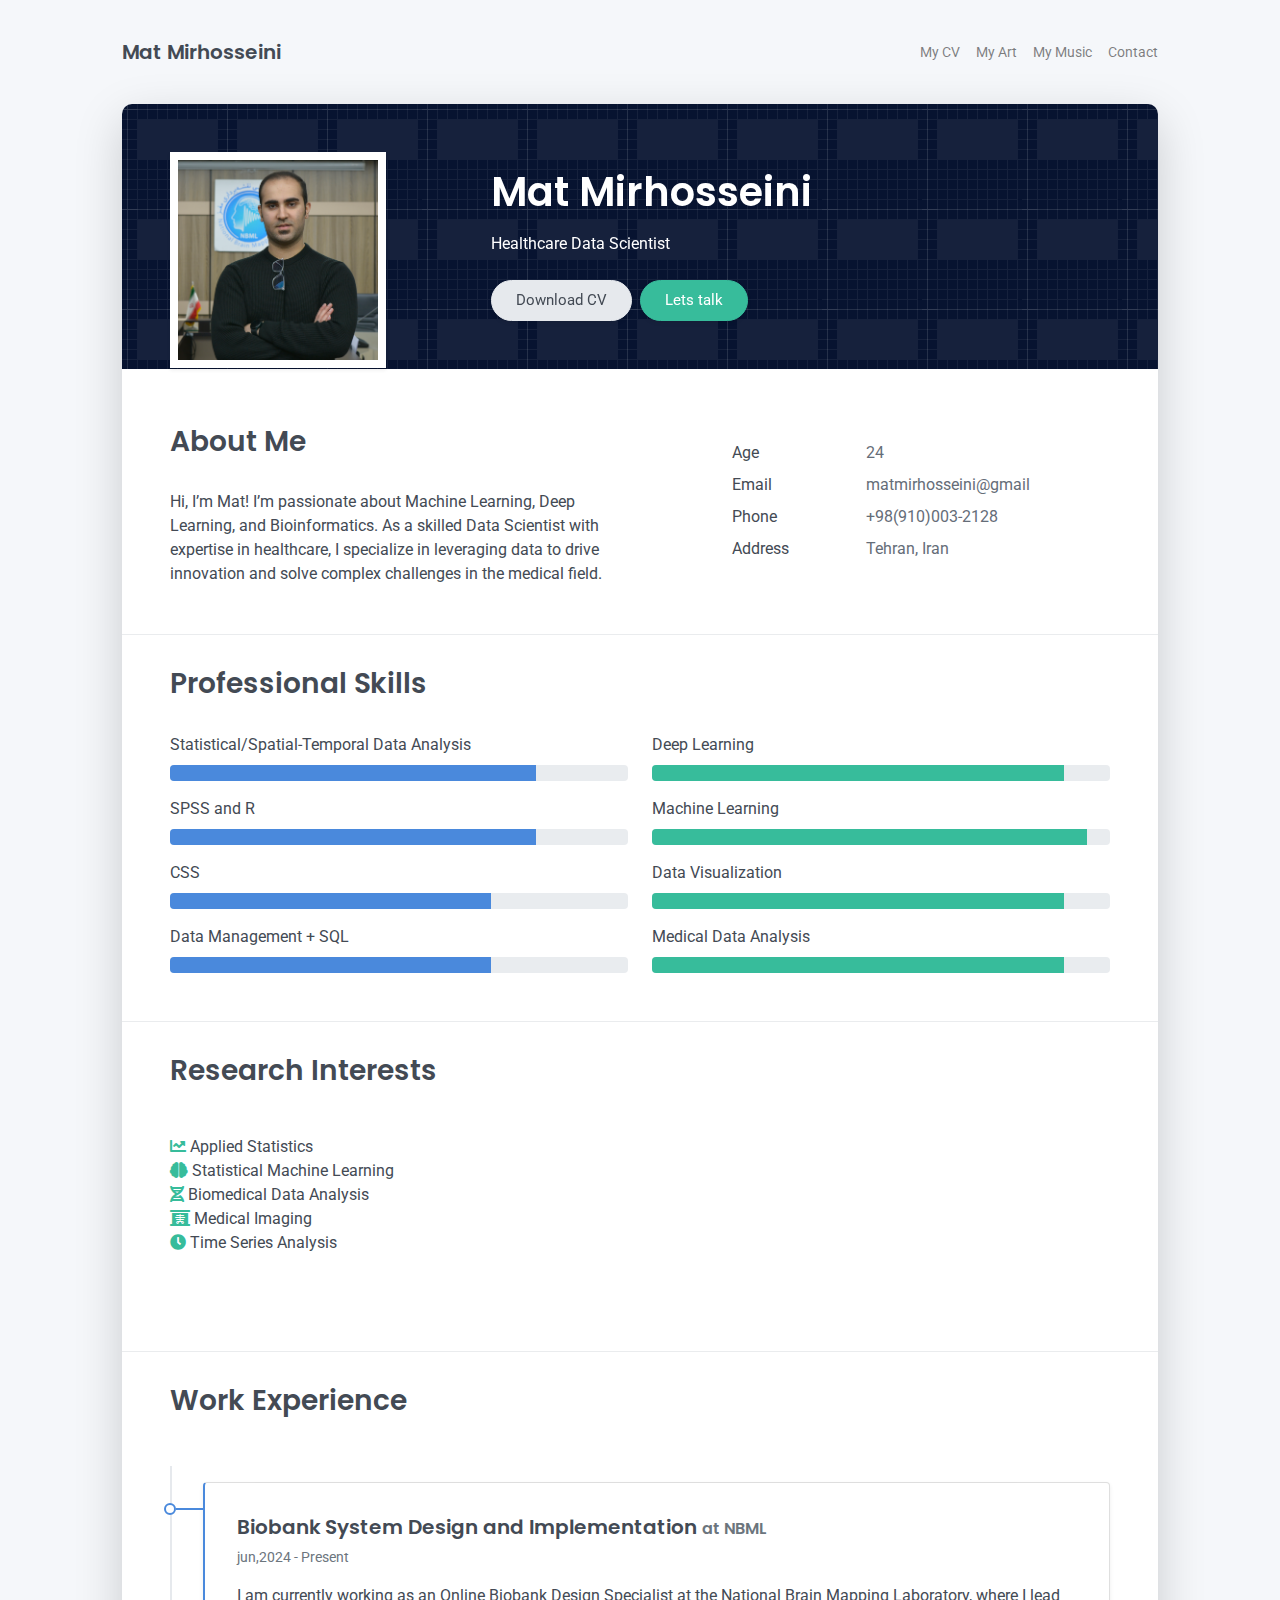
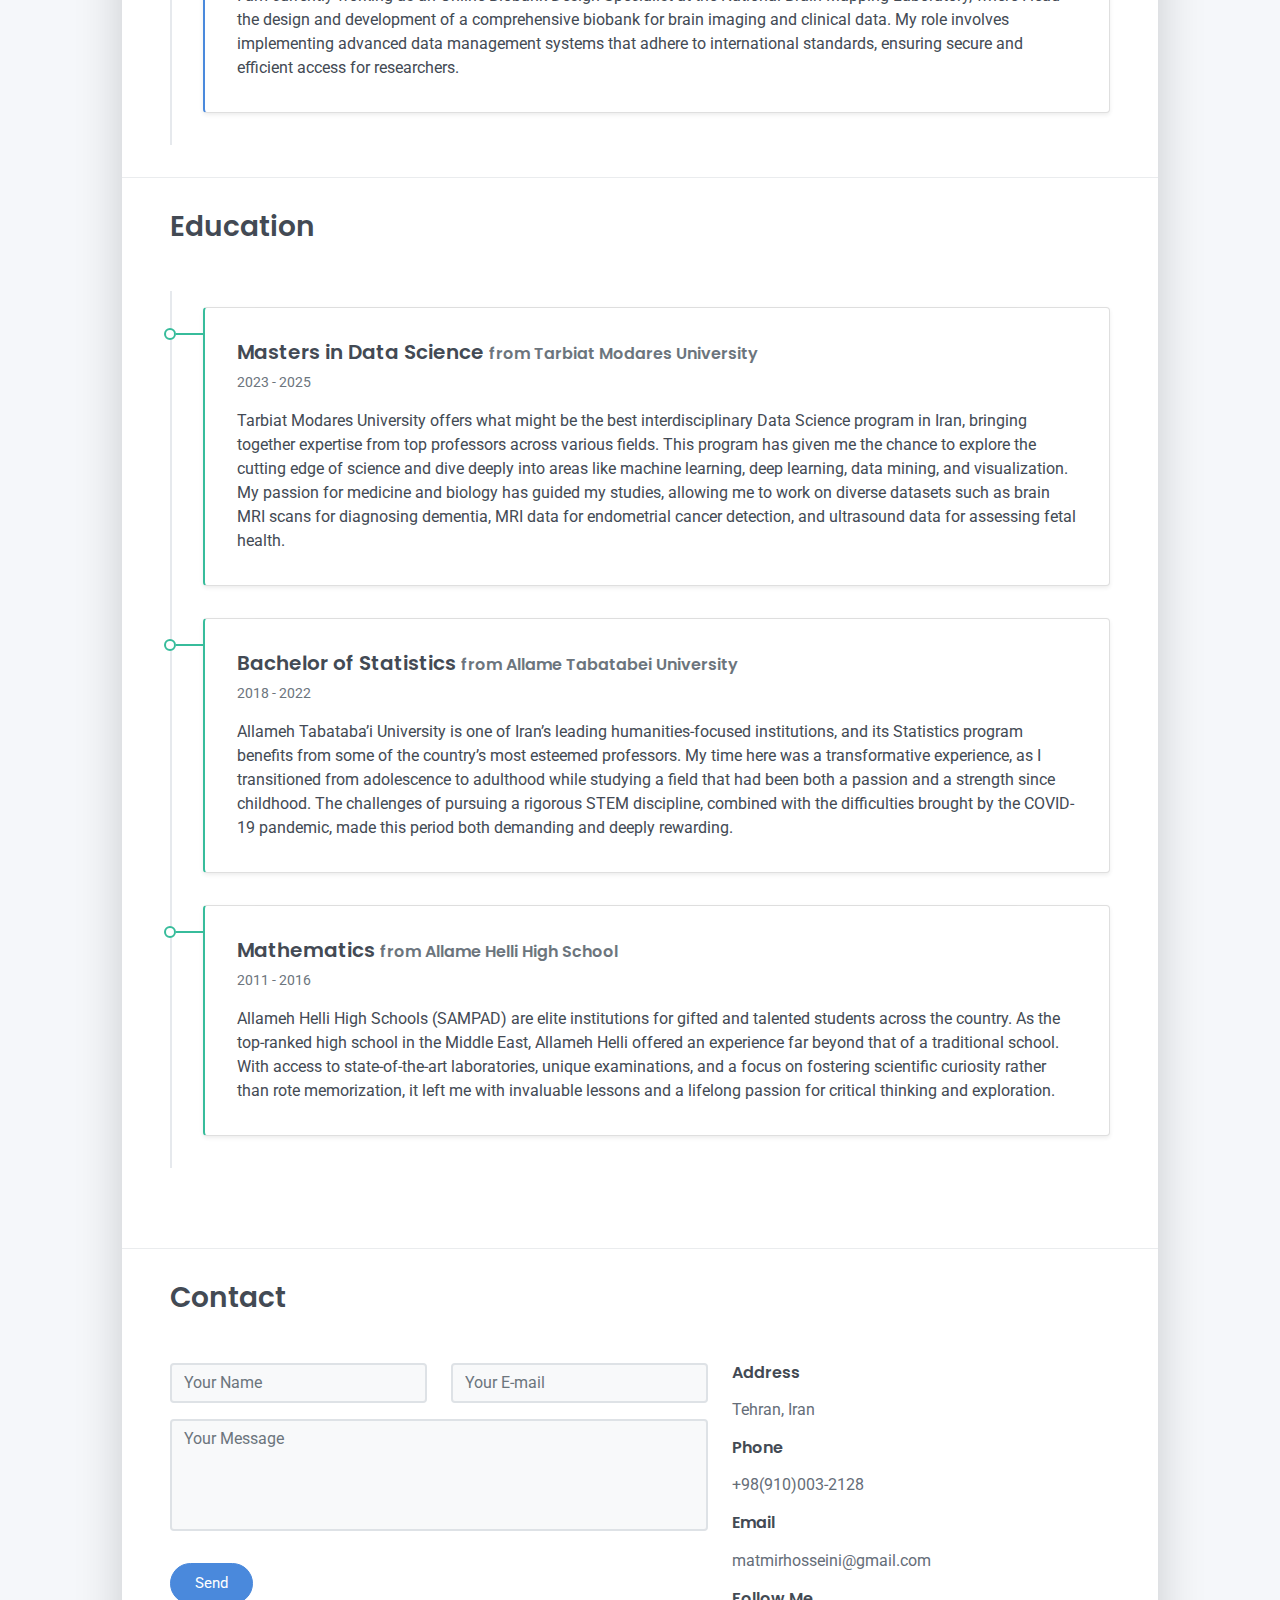
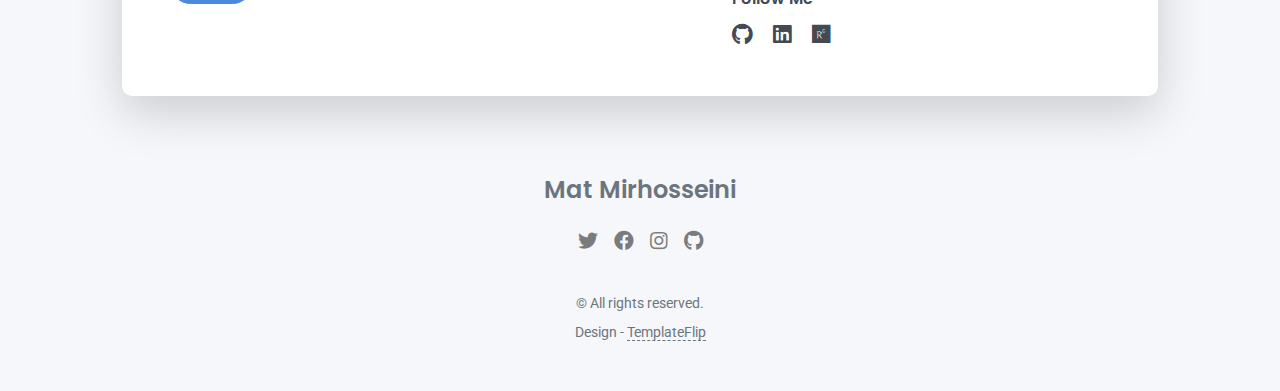
<file: index.html>
<!DOCTYPE html>
<html lang="en-US">
  <head>
    <meta charset="UTF-8">
    <meta http-equiv="X-UA-Compatible" content="IE=edge">
    <meta name="viewport" content="width=device-width, initial-scale=1">
    <title>Mat Mirhosseini</title>
    <link rel="preconnect" href="https://fonts.gstatic.com" crossorigin="crossorigin"/>
    <link rel="preload" as="style" href="https://fonts.googleapis.com/css2?family=Poppins:wght@600&amp;family=Roboto:wght@300;400;500;700&amp;display=swap"/>
    <link rel="stylesheet" href="https://fonts.googleapis.com/css2?family=Poppins:wght@600&amp;family=Roboto:wght@300;400;500;700&amp;display=swap" media="print" onload="this.media='all'"/>
    <noscript>
      <link rel="stylesheet" href="https://fonts.googleapis.com/css2?family=Poppins:wght@600&amp;family=Roboto:wght@300;400;500;700&amp;display=swap"/>
    </noscript>
    <link href="css/font-awesome/css/all.min.css?ver=1.2.0" rel="stylesheet">
    <link href="css/bootstrap.min.css?ver=1.2.0" rel="stylesheet">
    <link href="css/aos.css?ver=1.2.0" rel="stylesheet">
    <link href="css/main.css?ver=1.2.0" rel="stylesheet">
    <style>
      /* Smaller text for Home and New Page buttons */
      header .nav-link {
        font-size: 14px; /* Adjust this value to make the text smaller */
      }
      /* Custom margin for the Photo Gallery title (if applicable) */
      .gallery-section h3.section-header {
        margin-top: 60px; /* Add more space above the Photo Gallery title */
      }
      .section-subtext {
        text-align: center;
        font-size: 16px;
        color: #777;
        margin-bottom: 30px;
      }
    </style>
    <noscript>
      <style type="text/css">
        [data-aos] {
            opacity: 1 !important;
            transform: translate(0) scale(1) !important;
        }
      </style>
    </noscript>
  </head>
  <body id="top">
    <header class="d-print-none">
      <div class="container text-center text-lg-left">
        <div class="py-3 clearfix">
          <h1 class="site-title mb-0">Mat Mirhosseini</h1>
          <div class="site-nav">
            <nav role="navigation">
              <ul class="nav justify-content-center">
                <li class="nav-item"><a class="nav-link" href="index.html">My CV</a></li>
                <li class="nav-item"><a class="nav-link" href="MyArt.html">My Art</a></li>
                <li class="nav-item"><a class="nav-link" href="MyMusic.html">My Music</a></li>
                <li class="nav-item"><a class="nav-link" href="Contact.html">Contact</a></li>
              </ul>
            </nav>
          </div>
        </div>
      </div>
    </header>
    
    <div class="page-content">
      <div class="container">
<div class="cover shadow-lg bg-white">
  <div class="cover-bg p-3 p-lg-4 text-white">
    <div class="row">
      <div class="col-lg-4 col-md-5">
        <div class="avatar hover-effect bg-white shadow-sm p-1"><img src="images/avatar.jpg" width="200" height="200"/></div>
      </div>
      <div class="col-lg-8 col-md-7 text-center text-md-start">
        <h2 class="h1 mt-2" data-aos="fade-left" data-aos-delay="0">Mat Mirhosseini</h2>
        <p data-aos="fade-left" data-aos-delay="100">Healthcare Data Scientist</p>
        <div class="d-print-none" data-aos="fade-left" data-aos-delay="200"><a class="btn btn-light text-dark shadow-sm mt-1 me-1" href="right-resume.pdf" target="_blank">Download CV</a><a class="btn btn-success shadow-sm mt-1" href="#contact">Lets talk</a></div>
      </div>
    </div>
  </div>
  <div class="about-section pt-4 px-3 px-lg-4 mt-1">
    <div class="row">
      <div class="col-md-6">
        <h2 class="h3 mb-3">About Me</h2>
        <p>Hi, I’m Mat!
I’m passionate about Machine Learning, Deep Learning, and Bioinformatics. As a skilled Data Scientist with expertise in healthcare, I specialize in leveraging data to drive innovation and solve complex challenges in the medical field.

</p>
      </div>
      <div class="col-md-5 offset-md-1">
        <div class="row mt-2">
          <div class="col-sm-4">
            <div class="pb-1">Age</div>
          </div>
          <div class="col-sm-8">
            <div class="pb-1 text-secondary">24</div>
          </div>
          <div class="col-sm-4">
            <div class="pb-1">Email</div>
          </div>
          <div class="col-sm-8">
            <div class="pb-1 text-secondary">matmirhosseini@gmail</div>
          </div>
          <div class="col-sm-4">
            <div class="pb-1">Phone</div>
          </div>
          <div class="col-sm-8">
            <div class="pb-1 text-secondary">+98(910)003-2128</div>
          </div>
          <div class="col-sm-4">
            <div class="pb-1">Address</div>
          </div>
          <div class="col-sm-8">
            <div class="pb-1 text-secondary">Tehran, Iran</div>
          </div>
        </div>
      </div>
    </div>
  </div>
  <hr class="d-print-none"/>
  <div class="skills-section px-3 px-lg-4">
    <h2 class="h3 mb-3">Professional Skills</h2>
    <div class="row">
      <div class="col-md-6">
        <div class="mb-2"><span>Statistical/Spatial-Temporal Data Analysis</span>
          <div class="progress my-1">
            <div class="progress-bar bg-primary" role="progressbar" data-aos="zoom-in-right" data-aos-delay="100" data-aos-anchor=".skills-section" style="width: 80%" aria-valuenow="80" aria-valuemin="0" aria-valuemax="100"></div>
          </div>
        </div>
        <div class="mb-2"><span>SPSS and R</span>
          <div class="progress my-1">
            <div class="progress-bar bg-primary" role="progressbar" data-aos="zoom-in-right" data-aos-delay="200" data-aos-anchor=".skills-section" style="width: 80%" aria-valuenow="80" aria-valuemin="0" aria-valuemax="100"></div>
          </div>
        </div>
        <div class="mb-2"><span>CSS</span>
          <div class="progress my-1">
            <div class="progress-bar bg-primary" role="progressbar" data-aos="zoom-in-right" data-aos-delay="300" data-aos-anchor=".skills-section" style="width: 70%" aria-valuenow="70" aria-valuemin="0" aria-valuemax="100"></div>
          </div>
        </div>
        <div class="mb-2"><span>Data Management + SQL</span>
          <div class="progress my-1">
            <div class="progress-bar bg-primary" role="progressbar" data-aos="zoom-in-right" data-aos-delay="400" data-aos-anchor=".skills-section" style="width: 70%" aria-valuenow="70" aria-valuemin="0" aria-valuemax="100"></div>
          </div>
        </div>
      </div>
      <div class="col-md-6">
        <div class="mb-2"><span>Deep Learning</span>
          <div class="progress my-1">
            <div class="progress-bar bg-success" role="progressbar" data-aos="zoom-in-right" data-aos-delay="500" data-aos-anchor=".skills-section" style="width: 90%" aria-valuenow="90" aria-valuemin="0" aria-valuemax="100"></div>
          </div>
        </div>
        <div class="mb-2"><span>Machine Learning</span>
          <div class="progress my-1">
            <div class="progress-bar bg-success" role="progressbar" data-aos="zoom-in-right" data-aos-delay="600" data-aos-anchor=".skills-section" style="width: 95%" aria-valuenow="95" aria-valuemin="0" aria-valuemax="100"></div>
          </div>
        </div>
        <div class="mb-2"><span>Data Visualization</span>
          <div class="progress my-1">
            <div class="progress-bar bg-success" role="progressbar" data-aos="zoom-in-right" data-aos-delay="700" data-aos-anchor=".skills-section" style="width: 90%" aria-valuenow="90" aria-valuemin="0" aria-valuemax="100"></div>
          </div>
        </div>
        <div class="mb-2"><span>Medical Data Analysis</span>
          <div class="progress my-1">
            <div class="progress-bar bg-success" role="progressbar" data-aos="zoom-in-right" data-aos-delay="800" data-aos-anchor=".skills-section" style="width: 90%" aria-valuenow="90" aria-valuemin="0" aria-valuemax="100"></div>
          </div>
        </div>
      </div>
    </div>
  </div>
 <hr class="d-print-none"/>
    <div class="education-section px-3 px-lg-4 pb-4">
    <h2 class="h3 mb-4">Research Interests</h2>
    <ul class="list-unstyled">
        <li><i class="fas fa-chart-line text-success"></i> Applied Statistics</li>
        <li><i class="fas fa-brain text-success"></i> Statistical Machine Learning</li>
        <li><i class="fas fa-dna text-success"></i> Biomedical Data Analysis</li>
        <li><i class="fas fa-x-ray text-success"></i> Medical Imaging</li>
        <li><i class="fas fa-clock text-success"></i> Time Series Analysis</li>
    </ul>
  </div>
<hr class="d-print-none"/>
  <div class="work-experience-section px-3 px-lg-4">
    <h2 class="h3 mb-4">Work Experience</h2>
    <div class="timeline">
      <div class="timeline-card timeline-card-primary card shadow-sm">
        <div class="card-body">
          <div class="h5 mb-1">Biobank System Design and Implementation <span class="text-muted h6">at NBML</span></div>
          <div class="text-muted text-small mb-2">jun,2024 - Present</div>
          <div>I am currently working as an Online Biobank Design Specialist at the National Brain Mapping Laboratory, where I lead the design and development of a comprehensive biobank for brain imaging and clinical data. My role involves implementing advanced data management systems that adhere to international standards, ensuring secure and efficient access for researchers.</div>
        </div>
      </div
      </div>
    </div>
  </div>
  <hr class="d-print-none"/>
  <div class="page-break"></div>
  <div class="education-section px-3 px-lg-4 pb-4">
    <h2 class="h3 mb-4">Education</h2>
    <div class="timeline">
      <div class="timeline-card timeline-card-success card shadow-sm">
        <div class="card-body">
          <div class="h5 mb-1">Masters in Data Science <span class="text-muted h6">from Tarbiat Modares University</span></div>
          <div class="text-muted text-small mb-2">2023 - 2025</div>
          <div>Tarbiat Modares University offers what might be the best interdisciplinary Data Science program in Iran, bringing together expertise from top professors across various fields. This program has given me the chance to explore the cutting edge of science and dive deeply into areas like machine learning, deep learning, data mining, and visualization. My passion for medicine and biology has guided my studies, allowing me to work on diverse datasets such as brain MRI scans for diagnosing dementia, MRI data for endometrial cancer detection, and ultrasound data for assessing fetal health.</div>
        </div>
      </div>
      <div class="timeline-card timeline-card-success card shadow-sm">
        <div class="card-body">
          <div class="h5 mb-1">Bachelor of Statistics <span class="text-muted h6">from Allame Tabatabei University</span></div>
          <div class="text-muted text-small mb-2">2018 - 2022</div>
          <div>Allameh Tabataba’i University is one of Iran’s leading humanities-focused institutions, and its Statistics program benefits from some of the country’s most esteemed professors. My time here was a transformative experience, as I transitioned from adolescence to adulthood while studying a field that had been both a passion and a strength since childhood. The challenges of pursuing a rigorous STEM discipline, combined with the difficulties brought by the COVID-19 pandemic, made this period both demanding and deeply rewarding.</div>
        </div>
      </div>
      <div class="timeline-card timeline-card-success card shadow-sm">
        <div class="card-body">
          <div class="h5 mb-1">Mathematics <span class="text-muted h6">from Allame Helli High School</span></div>
          <div class="text-muted text-small mb-2">2011 - 2016</div>
          <div>Allameh Helli High Schools (SAMPAD) are elite institutions for gifted and talented students across the country. As the top-ranked high school in the Middle East, Allameh Helli offered an experience far beyond that of a traditional school. With access to state-of-the-art laboratories, unique examinations, and a focus on fostering scientific curiosity rather than rote memorization, it left me with invaluable lessons and a lifelong passion for critical thinking and exploration.</div>
        </div>
      </div>
    </div>
  </div>
        
  <hr class="d-print-none"/>
        
  <div class="contant-section px-3 px-lg-4 pb-4" id="contact">
    <h2 class="h3 text mb-3">Contact</h2>
    <div class="row">
      <div class="col-md-7 d-print-none">
        <div class="my-2"><form action="https://formspree.io/f/xjkvrkpl"
    method="POST">
  <div class="row">
    <div class="col-6">
      <input class="form-control" type="text" id="name" name="name" placeholder="Your Name" required>
    </div>
    <div class="col-6">
      <input class="form-control" type="email" id="email" name="_replyto" placeholder="Your E-mail" required>
    </div>
  </div>
  <div class="form-group my-2">
    <textarea class="form-control" style="resize: none;" id="message" name="message" rows="4"  placeholder="Your Message" required></textarea>
  </div>
  <button class="btn btn-primary mt-2" type="submit">Send</button>
</form>
        </div>
      </div>
      <div class="col">
        <div class="mt-2">
          <h3 class="h6">Address</h3>
          <div class="pb-2 text-secondary">Tehran, Iran</div>
          <h3 class="h6">Phone</h3>
          <div class="pb-2 text-secondary">+98(910)003-2128</div>
          <h3 class="h6">Email</h3>
          <div class="pb-2 text-secondary">matmirhosseini@gmail.com</div>
          <h3 class="h6">Follow Me</h3>
          <div class="social-icons">
            <a href="https://github.com/matmirhosseini" target="_blank" class="text-dark me-2"><i class="fab fa-github fa-lg"></i></a>
            <a href="https://www.linkedin.com/in/matmirhosseini" target="_blank" class="text-dark me-2"><i class="fab fa-linkedin fa-lg"></i></a>
            <a href="https://www.researchgate.net/profile/Mat-Mirhosseini" target="_blank" class="text-dark me-2"><i class="fab fa-researchgate fa-lg"></i></a>
        </div>
        </div>
      </div>
    </div>
  </div>
</div></div>
 
    <footer class="pt-4 pb-4 text-muted text-center d-print-none">
      <div class="container">
        <div class="my-3">
          <div class="h4">Mat Mirhosseini</div>
          <div class="footer-nav">
            <nav role="navigation">
              <ul class="nav justify-content-center">
                <li class="nav-item"><a class="nav-link" href="https://twitter.com/matmirhosseini" title="Twitter"><i class="fab fa-twitter"></i><span class="menu-title sr-only">Twitter</span></a>
                </li>
                <li class="nav-item"><a class="nav-link" href="https://www.facebook.com/profile.php?id=61568136706109" title="Facebook"><i class="fab fa-facebook"></i><span class="menu-title sr-only">Facebook</span></a>
                </li>
                <li class="nav-item"><a class="nav-link" href="https://www.instagram.com/matmirhosseini" title="Instagram"><i class="fab fa-instagram"></i><span class="menu-title sr-only">Instagram</span></a>
                </li>
                <li class="nav-item"><a class="nav-link" href="https://github.com/matmirhosseini" title="Github"><i class="fab fa-github"></i><span class="menu-title sr-only">Github</span></a>
                </li>
              </ul>
            </nav>
          </div>
        </div>

        <!-- Footer Copyright -->        
        <div class="text-small">
          <div class="mb-1">&copy; All rights reserved.</div>
          <div>Design - <a href="https://templateflip.com/" target="_blank">TemplateFlip</a></div>
        </div>
      </div>
    </footer>
    
    <script src="scripts/bootstrap.bundle.min.js?ver=1.2.0"></script>
    <script src="scripts/aos.js?ver=1.2.0"></script>
    <script src="scripts/main.js?ver=1.2.0"></script>
  </body>
</html>
</file>
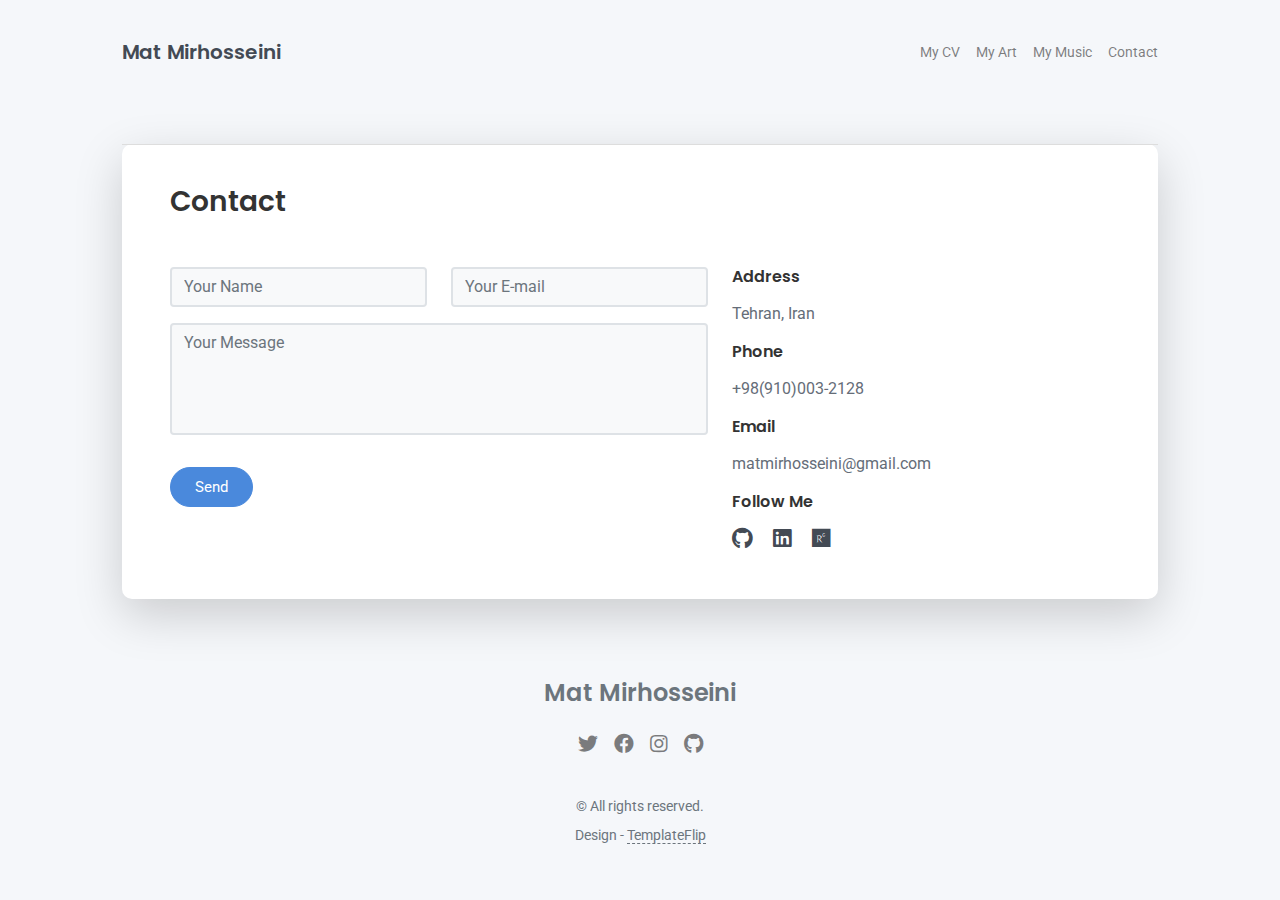
<file: Contact.html>
<!DOCTYPE html>
<html lang="en-US">
  <head>
    <meta charset="UTF-8">
    <meta http-equiv="X-UA-Compatible" content="IE=edge">
    <meta name="viewport" content="width=device-width, initial-scale=1">
    <title>Mat Mirhosseini</title>
    <link rel="preconnect" href="https://fonts.gstatic.com" crossorigin="crossorigin"/>
    <link rel="preload" as="style" href="https://fonts.googleapis.com/css2?family=Poppins:wght@600&amp;family=Roboto:wght@300;400;500;700&amp;display=swap"/>
    <link rel="stylesheet" href="https://fonts.googleapis.com/css2?family=Poppins:wght@600&amp;family=Roboto:wght@300;400;500;700&amp;display=swap" media="print" onload="this.media='all'"/>
    <noscript>
      <link rel="stylesheet" href="https://fonts.googleapis.com/css2?family=Poppins:wght@600&amp;family=Roboto:wght@300;400;500;700&amp;display=swap"/>
    </noscript>
    <link href="css/font-awesome/css/all.min.css?ver=1.2.0" rel="stylesheet">
    <link href="css/bootstrap.min.css?ver=1.2.0" rel="stylesheet">
    <link href="css/aos.css?ver=1.2.0" rel="stylesheet">
    <link href="css/main.css?ver=1.2.0" rel="stylesheet">
    <style>
      /* Smaller text for navigation links */
      header .nav-link {
        font-size: 14px; /* Adjust this value to make the text smaller */
      }
      /* Consistent styling for headers */
      h2, h3 {
        color: #333; /* Dark gray for better readability */
      }
      .section-subtext {
        text-align: center;
        font-size: 16px;
        color: #777; /* Light gray for subtext */
        margin-bottom: 30px;
      }
      .section-divider {
        width: 100%;
        height: 1px;
        background-color: #ddd;
        margin: 40px 0;
      }
      /* Spacing for the contact section */
      .contant-section {
        margin-top: 40px; /* Add space above the contact section */
      }
      .contant-section h2 {
        margin-bottom: 20px; /* Add space below the contact header */
      }
      /* Add shadow effect to the cover */
      .cover {
        box-shadow: 0 0.5rem 1rem rgba(0, 0, 0, 0.15); /* Bootstrap's shadow-lg effect */
      }
    </style>
    <noscript>
      <style type="text/css">
        [data-aos] {
            opacity: 1 !important;
            transform: translate(0) scale(1) !important;
        }
      </style>
    </noscript>
  </head>
  <body id="top">
    <header class="d-print-none">
      <div class="container text-center text-lg-left">
        <div class="py-3 clearfix">
          <h1 class="site-title mb-0">Mat Mirhosseini</h1>
          <div class="site-nav">
            <nav role="navigation">
              <ul class="nav justify-content-center">
                <li class="nav-item"><a class="nav-link" href="index.html">My CV</a></li>
                <li class="nav-item"><a class="nav-link" href="index2.html">My Art</a></li>
                <li class="nav-item"><a class="nav-link" href="MyMusic.html">My Music</a></li>
                <li class="nav-item"><a class="nav-link" href="Contact.html">Contact</a></li>
              </ul>
            </nav>
          </div>
        </div>
      </div>
    </header>
    
    <div class="page-content">
      <div class="container">
        <div class="cover shadow-lg bg-white">
          <div class="section-divider"></div>
  <div class="contant-section px-3 px-lg-4 pb-4" id="contact">
    <h2 class="h3 text mb-3">Contact</h2>
    <div class="row">
      <div class="col-md-7 d-print-none">
        <div class="my-2"><form action="https://formspree.io/f/xjkvrkpl"
    method="POST">
  <div class="row">
    <div class="col-6">
      <input class="form-control" type="text" id="name" name="name" placeholder="Your Name" required>
    </div>
    <div class="col-6">
      <input class="form-control" type="email" id="email" name="_replyto" placeholder="Your E-mail" required>
    </div>
  </div>
  <div class="form-group my-2">
    <textarea class="form-control" style="resize: none;" id="message" name="message" rows="4"  placeholder="Your Message" required></textarea>
  </div>
  <button class="btn btn-primary mt-2" type="submit">Send</button>
</form>
        </div>
      </div>
      <div class="col">
        <div class="mt-2">
          <h3 class="h6">Address</h3>
          <div class="pb-2 text-secondary">Tehran, Iran</div>
          <h3 class="h6">Phone</h3>
          <div class="pb-2 text-secondary">+98(910)003-2128</div>
          <h3 class="h6">Email</h3>
          <div class="pb-2 text-secondary">matmirhosseini@gmail.com</div>
          <h3 class="h6">Follow Me</h3>
          <div class="social-icons">
            <a href="https://github.com/matmirhosseini" target="_blank" class="text-dark me-2"><i class="fab fa-github fa-lg"></i></a>
            <a href="https://www.linkedin.com/in/matmirhosseini" target="_blank" class="text-dark me-2"><i class="fab fa-linkedin fa-lg"></i></a>
            <a href="https://www.researchgate.net/profile/Mat-Mirhosseini" target="_blank" class="text-dark me-2"><i class="fab fa-researchgate fa-lg"></i></a>
        </div>
        </div>
      </div>
    </div>
  </div>
        </div>
      </div>
    </div>
    <footer class="pt-4 pb-4 text-muted text-center d-print-none">
      <div class="container">
        <div class="my-3">
          <div class="h4">Mat Mirhosseini</div>
          <div class="footer-nav">
            <nav role="navigation">
              <ul class="nav justify-content-center">
                <li class="nav-item"><a class="nav-link" href="https://twitter.com/matmirhosseini" title="Twitter"><i class="fab fa-twitter"></i><span class="menu-title sr-only">Twitter</span></a></li>
                <li class="nav-item"><a class="nav-link" href="https://www.facebook.com/profile.php?id=61568136706109" title="Facebook"><i class="fab fa-facebook"></i><span class="menu-title sr-only">Facebook</span></a></li>
                <li class="nav-item"><a class="nav-link" href="https://www.instagram.com/matmirhosseini" title="Instagram"><i class="fab fa-instagram"></i><span class="menu-title sr-only">Instagram</span></a></li>
                <li class="nav-item"><a class="nav-link" href="https://github.com/matmirhosseini" title="Github"><i class="fab fa-github"></i><span class="menu-title sr-only">Github</span></a></li>
              </ul>
            </nav>
          </div>
        </div>
        <div class="text-small">
          <div class="mb-1">&copy; All rights reserved.</div>
          <div>Design - <a href="https://templateflip.com/" target="_blank">TemplateFlip</a></div>
        </div>
      </div>
    </footer>
    <script src="scripts/bootstrap.bundle.min.js?ver=1.2.0"></script>
    <script src="scripts/aos.js?ver=1.2.0"></script>
    <script src="scripts/main.js?ver=1.2.0"></script>
  </body>
</html>
</file>
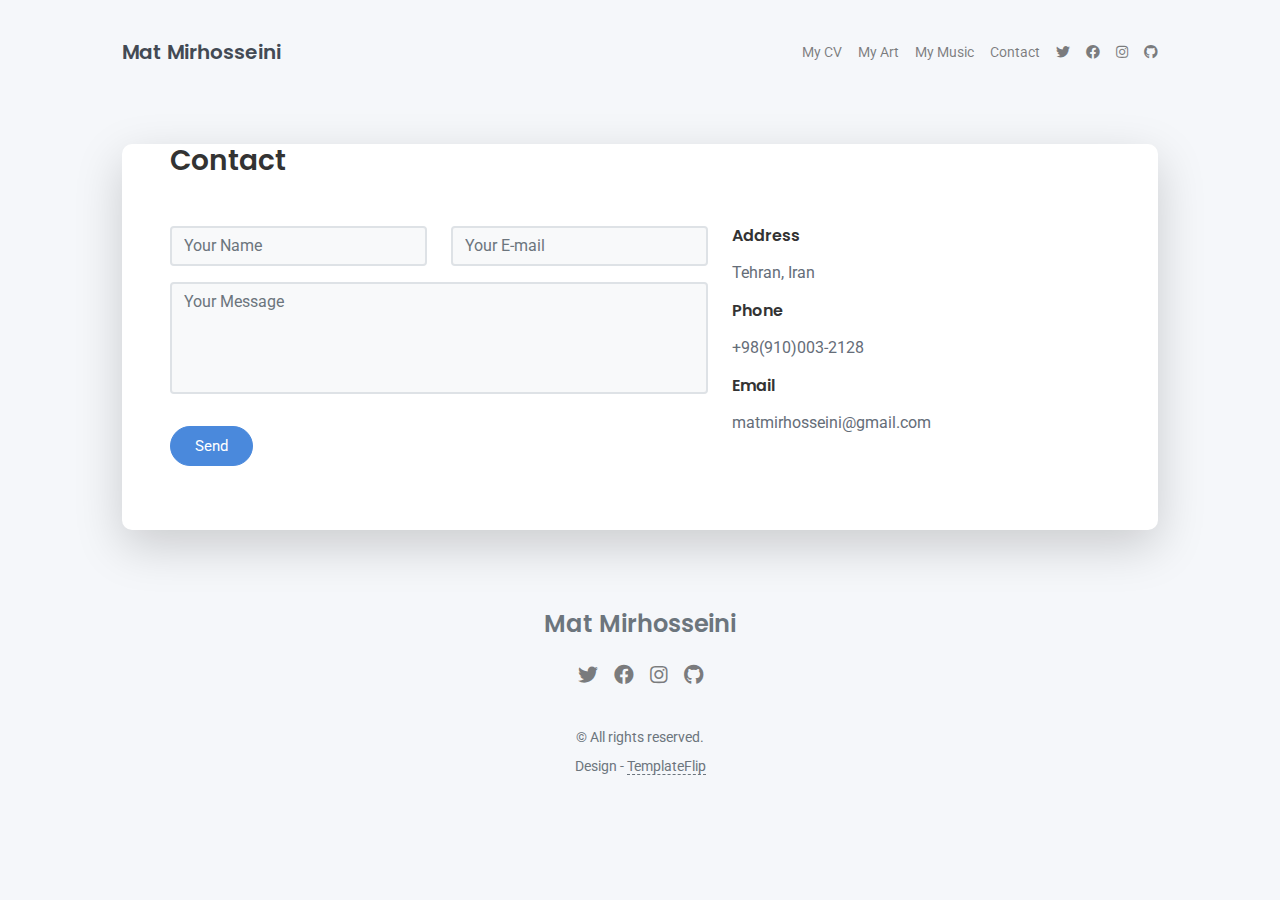
<file: contact4.html>
<!DOCTYPE html>
<html lang="en-US">
  <head>
    <meta charset="UTF-8">
    <meta http-equiv="X-UA-Compatible" content="IE=edge">
    <meta name="viewport" content="width=device-width, initial-scale=1">
    <title>Mat Mirhosseini</title>
    <link rel="preconnect" href="https://fonts.gstatic.com" crossorigin="crossorigin"/>
    <link rel="preload" as="style" href="https://fonts.googleapis.com/css2?family=Poppins:wght@600&amp;family=Roboto:wght@300;400;500;700&amp;display=swap"/>
    <link rel="stylesheet" href="https://fonts.googleapis.com/css2?family=Poppins:wght@600&amp;family=Roboto:wght@300;400;500;700&amp;display=swap" media="print" onload="this.media='all'"/>
    <noscript>
      <link rel="stylesheet" href="https://fonts.googleapis.com/css2?family=Poppins:wght@600&amp;family=Roboto:wght@300;400;500;700&amp;display=swap"/>
    </noscript>
    <link href="css/font-awesome/css/all.min.css?ver=1.2.0" rel="stylesheet">
    <link href="css/bootstrap.min.css?ver=1.2.0" rel="stylesheet">
    <link href="css/aos.css?ver=1.2.0" rel="stylesheet">
    <link href="css/main.css?ver=1.2.0" rel="stylesheet">
    <style>
      /* Smaller text for navigation links */
      header .nav-link {
        font-size: 14px; /* Adjust this value to make the text smaller */
      }
      /* Consistent styling for headers */
      h2, h3 {
        color: #333; /* Dark gray for better readability */
      }
      .section-subtext {
        text-align: center;
        font-size: 16px;
        color: #777; /* Light gray for subtext */
        margin-bottom: 30px;
      }
      /* Spacing for the contact section */
      .contant-section {
        margin-top: 40px; /* Add space above the contact section */
      }
      .contant-section h2 {
        margin-bottom: 20px; /* Add space below the contact header */
      }
      /* Add shadow effect to the cover */
      .cover {
        box-shadow: 0 0.5rem 1rem rgba(0, 0, 0, 0.15); /* Bootstrap's shadow-lg effect */
      }
    </style>
    <noscript>
      <style type="text/css">
        [data-aos] {
            opacity: 1 !important;
            transform: translate(0) scale(1) !important;
        }
      </style>
    </noscript>
  </head>
  <body id="top">
    <header class="d-print-none">
      <div class="container text-center text-lg-left">
        <div class="py-3 clearfix">
          <h1 class="site-title mb-0">Mat Mirhosseini</h1>
          <div class="site-nav">
            <nav role="navigation">
              <ul class="nav justify-content-center">
                <li class="nav-item"><a class="nav-link" href="index.html">My CV</a></li>
                <li class="nav-item"><a class="nav-link" href="index2.html">My Art</a></li>
                <li class="nav-item"><a class="nav-link" href="index3.html">My Music</a></li>
                <li class="nav-item"><a class="nav-link" href="contact4.html">Contact</a></li>
                <li class="nav-item"><a class="nav-link" href="https://twitter.com/matmirhosseini" title="Twitter"><i class="fab fa-twitter"></i><span class="menu-title sr-only">Twitter</span></a></li>
                <li class="nav-item"><a class="nav-link" href="https://www.facebook.com/profile.php?id=61568136706109" title="Facebook"><i class="fab fa-facebook"></i><span class="menu-title sr-only">Facebook</span></a></li>
                <li class="nav-item"><a class="nav-link" href="https://www.instagram.com/matmirhosseini" title="Instagram"><i class="fab fa-instagram"></i><span class="menu-title sr-only">Instagram</span></a></li>
                <li class="nav-item"><a class="nav-link" href="https://github.com/matmirhosseini" title="Github"><i class="fab fa-github"></i><span class="menu-title sr-only">Github</span></a></li>
              </ul>
            </nav>
          </div>
        </div>
      </div>
    </header>
    
    <div class="page-content">
      <div class="container">
        <div class="cover shadow-lg bg-white"> <!-- Added shadow-lg and bg-white -->
          <div class="contant-section px-3 px-lg-4 pb-4" id="contact">
            <h2 class="h3 text mb-3">Contact</h2>
            <div class="row">
              <div class="col-md-7 d-print-none">
                <div class="my-2">
                  <form action="https://formspree.io/f/xjkvrkpl" method="POST">
                    <div class="row">
                      <div class="col-6">
                        <input class="form-control" type="text" id="name" name="name" placeholder="Your Name" required>
                      </div>
                      <div class="col-6">
                        <input class="form-control" type="email" id="email" name="_replyto" placeholder="Your E-mail" required>
                      </div>
                    </div>
                    <div class="form-group my-2">
                      <textarea class="form-control" style="resize: none;" id="message" name="message" rows="4" placeholder="Your Message" required></textarea>
                    </div>
                    <button class="btn btn-primary mt-2" type="submit">Send</button>
                  </form>
                </div>
              </div>
              <div class="col">
                <div class="mt-2">
                  <h3 class="h6">Address</h3>
                  <div class="pb-2 text-secondary">Tehran, Iran</div>
                  <h3 class="h6">Phone</h3>
                  <div class="pb-2 text-secondary">+98(910)003-2128</div>
                  <h3 class="h6">Email</h3>
                  <div class="pb-2 text-secondary">matmirhosseini@gmail.com</div>
                </div>
              </div>
              <div class="col d-none d-print-block">
                <div class="mt-2">
                  <div>
                    <div class="mb-2">
                      <div class="text-dark"><i class="fab fa-twitter mr-1"></i><span>https://twitter.com/matmirhosseini</span></div>
                    </div>
                    <div class="mb-2">
                      <div class="text-dark"><i class="fab fa-facebook mr-1"></i><span>https://www.facebook.com/profile.php?id=61568136706109</span></div>
                    </div>
                    <div class="mb-2">
                      <div class="text-dark"><i class="fab fa-instagram mr-1"></i><span>https://www.instagram.com/matmirhosseini</span></div>
                    </div>
                    <div class="mb-2">
                      <div class="text-dark"><i class="fab fa-github mr-1"></i><span>https://github.com/matmirhosseini</span></div>
                    </div>
                  </div>
                </div>
              </div>
            </div>
          </div>
        </div>
      </div>
    </div>
    <footer class="pt-4 pb-4 text-muted text-center d-print-none">
      <div class="container">
        <div class="my-3">
          <div class="h4">Mat Mirhosseini</div>
          <div class="footer-nav">
            <nav role="navigation">
              <ul class="nav justify-content-center">
                <li class="nav-item"><a class="nav-link" href="https://twitter.com/matmirhosseini" title="Twitter"><i class="fab fa-twitter"></i><span class="menu-title sr-only">Twitter</span></a></li>
                <li class="nav-item"><a class="nav-link" href="https://www.facebook.com/profile.php?id=61568136706109" title="Facebook"><i class="fab fa-facebook"></i><span class="menu-title sr-only">Facebook</span></a></li>
                <li class="nav-item"><a class="nav-link" href="https://www.instagram.com/matmirhosseini" title="Instagram"><i class="fab fa-instagram"></i><span class="menu-title sr-only">Instagram</span></a></li>
                <li class="nav-item"><a class="nav-link" href="https://github.com/matmirhosseini" title="Github"><i class="fab fa-github"></i><span class="menu-title sr-only">Github</span></a></li>
              </ul>
            </nav>
          </div>
        </div>
        <div class="text-small">
          <div class="mb-1">&copy; All rights reserved.</div>
          <div>Design - <a href="https://templateflip.com/" target="_blank">TemplateFlip</a></div>
        </div>
      </div>
    </footer>
    <script src="scripts/bootstrap.bundle.min.js?ver=1.2.0"></script>
    <script src="scripts/aos.js?ver=1.2.0"></script>
    <script src="scripts/main.js?ver=1.2.0"></script>
  </body>
</html>
</file>
<file: css/main.css>
/* Buttons */
/* Inputs */
/* Timeline custom component */
.timeline {
  border-left: 2px solid #E6E9ED;
  padding: 1rem 0; }

.timeline-card {
  position: relative;
  margin-left: 31px;
  border-left: 2px solid;
  margin-bottom: 2rem; }

.timeline-card:last-child {
  margin-bottom: 1rem; }

.timeline-card:before {
  content: '';
  display: inline-block;
  position: absolute;
  background-color: #fff;
  border-radius: 10px;
  width: 12px;
  height: 12px;
  top: 20px;
  left: -41px;
  border: 2px solid;
  z-index: 2; }

.timeline-card:after {
  content: '';
  display: inline-block;
  position: absolute;
  background-color: currentColor;
  width: 29px;
  height: 2px;
  top: 25px;
  left: -29px;
  z-index: 1; }

.timeline-card-primary {
  border-left-color: #4A89DC; }

.timeline-card-primary:before {
  border-color: #4A89DC; }

.timeline-card-primary:after {
  background-color: #4A89DC; }

.timeline-card-success {
  border-left-color: #37BC9B; }

.timeline-card-success:before {
  border-color: #37BC9B; }

.timeline-card-success:after {
  background-color: #37BC9B; }

html {
  scroll-behavior: smooth; }

.site-title {
  font-size: 1.25rem;
  line-height: 2.5rem; }

.nav-link {
  padding: 0;
  font-size: 1.25rem;
  line-height: 2.5rem;
  color: rgba(0, 0, 0, 0.5); }

.nav-link:hover,
.nav-link:focus,
.active .nav-link {
  color: rgba(0, 0, 0, 0.8); }

.nav-item + .nav-item {
  margin-left: 1rem; }

.cover {
  border-radius: 10px; }

.cover-bg {
  background-color: #071330;
  background-image: url("data:image/svg+xml,%3Csvg xmlns='http://www.w3.org/2000/svg' width='100' height='100' viewBox='0 0 100 100'%3E%3Cg fill-rule='evenodd'%3E%3Cg fill='%23ffffff' fill-opacity='0.12'%3E%3Cpath opacity='.5' d='M96 [base64] 0v-9h-9v9h9zm-10 0v-9h-9v9h9zm-10 0v-9h-9v9h9zm-10 0v-9h-9v9h9zm-10 0v-9h-9v9h9zm-10 0v-9h-9v9h9zm-10 0v-9h-9v9h9zm-10 0v-9h-9v9h9zm-9-10h9v-9h-9v9zm10 0h9v-9h-9v9zm10 0h9v-9h-9v9zm10 0h9v-9h-9v9zm10 0h9v-9h-9v9zm10 0h9v-9h-9v9zm10 0h9v-9h-9v9zm10 0h9v-9h-9v9zm9-10v-9h-9v9h9zm-10 0v-9h-9v9h9zm-10 0v-9h-9v9h9zm-10 0v-9h-9v9h9zm-10 0v-9h-9v9h9zm-10 0v-9h-9v9h9zm-10 0v-9h-9v9h9zm-10 0v-9h-9v9h9zm-9-10h9v-9h-9v9zm10 0h9v-9h-9v9zm10 0h9v-9h-9v9zm10 0h9v-9h-9v9zm10 0h9v-9h-9v9zm10 0h9v-9h-9v9zm10 0h9v-9h-9v9zm10 0h9v-9h-9v9z'/%3E%3Cpath d='M6 5V0H5v5H0v1h5v94h1V6h94V5H6z'/%3E%3C/g%3E%3C/g%3E%3C/svg%3E");
  border-radius: 10px 10px 0 0; }

.avatar {
  max-width: 216px;
  max-height: 216px;
  margin-top: 0px;
  text-align: center;
  margin-left: auto;
  margin-right: auto; }

.avatar img {
  /* Safari 6.0 - 9.0 */
  filter: none; }

footer a:not(.nav-link) {
  color: inherit;
  border-bottom: 1px dashed;
  text-decoration: none;
  cursor: pointer; }

/* Custom CSS for controlling the carousel images' size */
.carousel-inner img {
  max-height: 300px;  /* Adjust height to make images smaller */
  object-fit: cover;  /* Ensure images cover the space without distortion */
}

@media (min-width: 48em) {
  .site-title {
    float: left; }
  .site-nav {
    float: right; }
  .avatar {
    margin-bottom: -80px;
    margin-left: 0; } }

@media print {
  body {
    background-color: #fff; }
  .container {
    width: auto;
    max-width: 100%;
    padding: 0; }
  .cover, .cover-bg {
    border-radius: 0; }
  .cover.shadow-lg {
    box-shadow: none !important; }
  .cover-bg {
    padding: 5rem !important;
    padding-bottom: 10px !important; }
  .avatar {
    margin-top: -10px; }
  .about-section {
    padding: 6.5rem 5rem 2rem !important; }
  .skills-section,
  .work-experience-section,
  .education-section,
  .contant-section {
    padding: 1.5rem 5rem 2rem !important; }
  .page-break {
    padding-top: 5rem;
    page-break-before: always; } }
</file>
